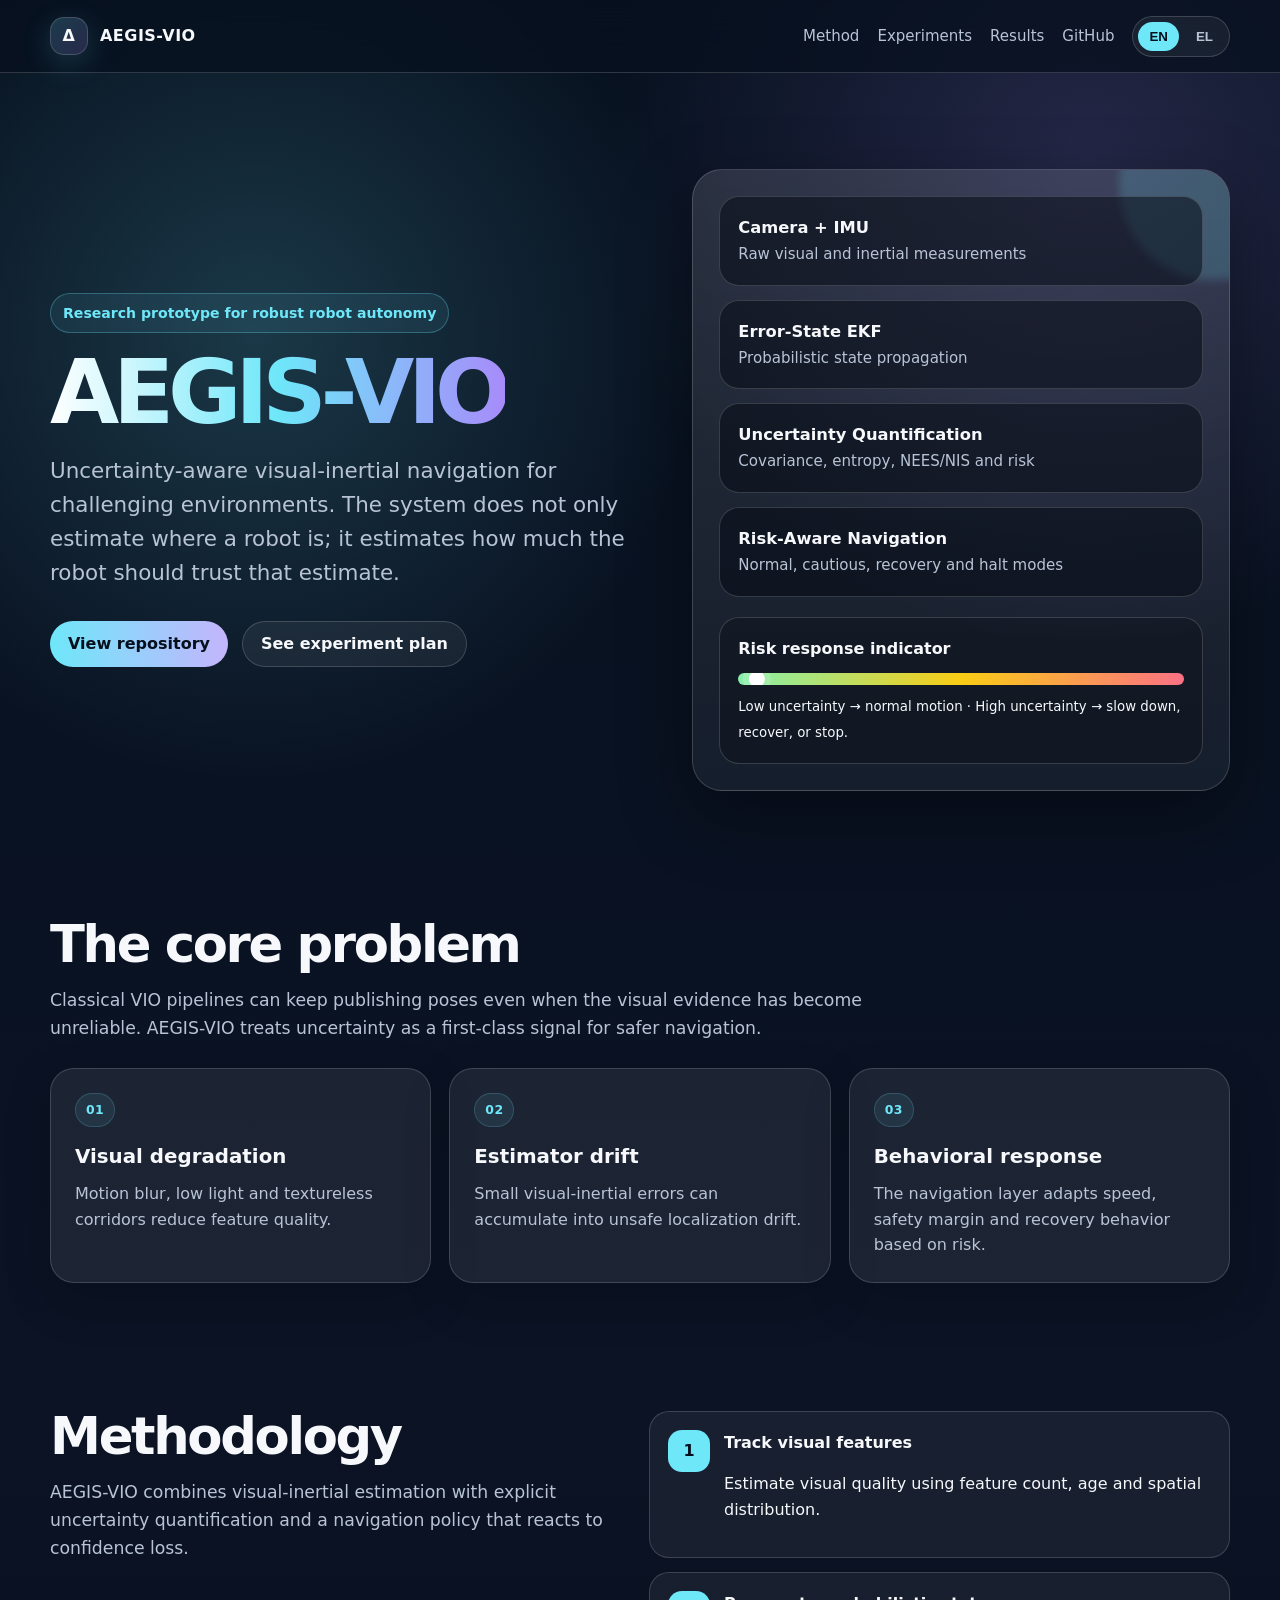
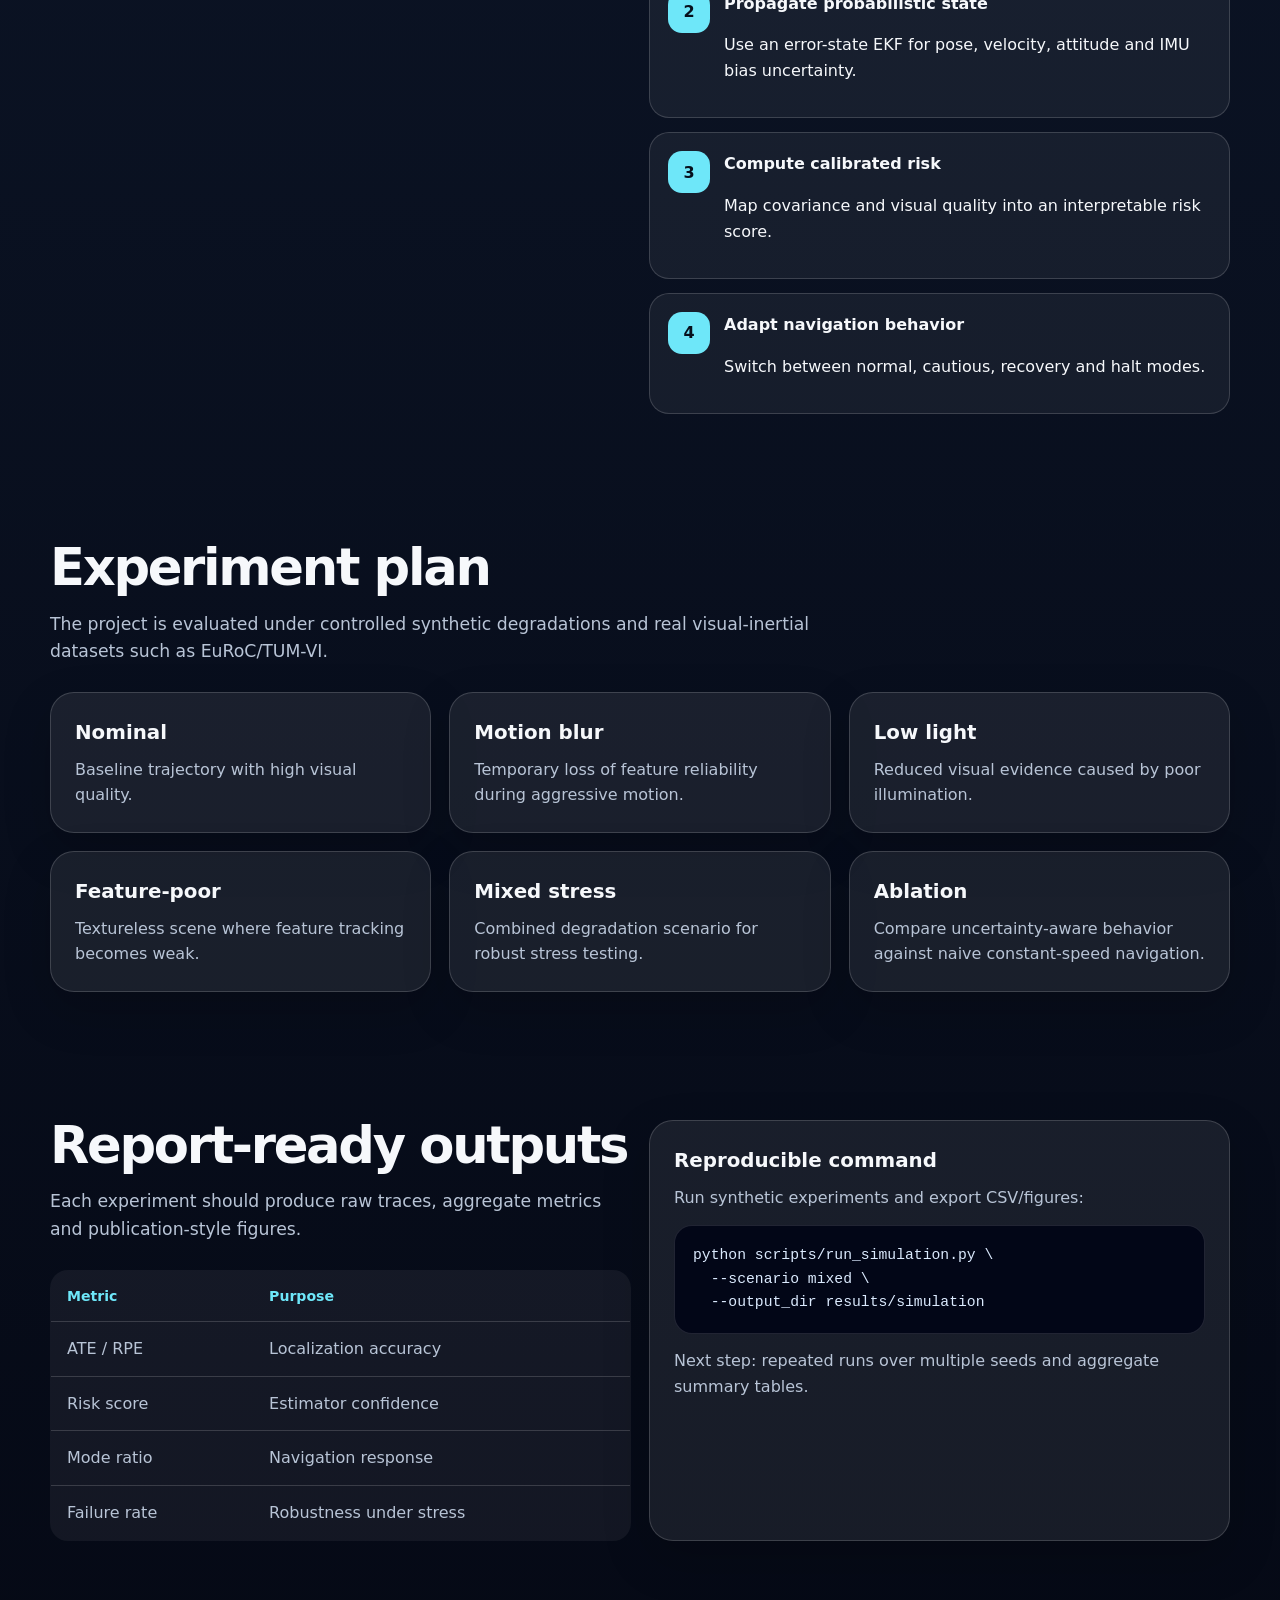
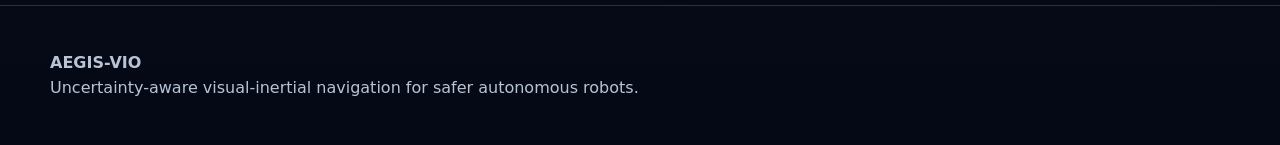
<file: index.html>
<!doctype html>
<html lang="en">
<head>
  <meta charset="utf-8" />
  <meta name="viewport" content="width=device-width, initial-scale=1" />
  <meta name="description" content="AEGIS-VIO: uncertainty-aware visual-inertial navigation for challenging environments." />
  <title>AEGIS-VIO | Uncertainty-Aware Visual-Inertial Navigation</title>
  <style>
    :root {
      --bg: #07111f;
      --panel: rgba(255, 255, 255, 0.075);
      --panel-strong: rgba(255, 255, 255, 0.12);
      --text: #f6f8fb;
      --muted: #b8c4d6;
      --accent: #6ee7f9;
      --accent-2: #a78bfa;
      --good: #86efac;
      --warn: #facc15;
      --danger: #fb7185;
      --line: rgba(255, 255, 255, 0.16);
      --shadow: 0 24px 70px rgba(0, 0, 0, 0.38);
      color-scheme: dark;
    }

    * { box-sizing: border-box; }

    body {
      margin: 0;
      font-family: Inter, ui-sans-serif, system-ui, -apple-system, BlinkMacSystemFont, "Segoe UI", sans-serif;
      color: var(--text);
      background:
        radial-gradient(circle at 20% 10%, rgba(110, 231, 249, 0.18), transparent 28rem),
        radial-gradient(circle at 85% 5%, rgba(167, 139, 250, 0.18), transparent 30rem),
        linear-gradient(180deg, #07111f 0%, #0b1324 42%, #050915 100%);
      line-height: 1.6;
    }

    a { color: inherit; text-decoration: none; }

    .shell {
      width: min(1180px, calc(100% - 40px));
      margin: 0 auto;
    }

    header {
      position: sticky;
      top: 0;
      z-index: 20;
      backdrop-filter: blur(18px);
      background: rgba(7, 17, 31, 0.76);
      border-bottom: 1px solid var(--line);
    }

    .nav {
      display: flex;
      align-items: center;
      justify-content: space-between;
      gap: 20px;
      min-height: 72px;
    }

    .brand {
      display: flex;
      align-items: center;
      gap: 12px;
      font-weight: 800;
      letter-spacing: 0.03em;
    }

    .mark {
      width: 38px;
      height: 38px;
      display: grid;
      place-items: center;
      border: 1px solid var(--line);
      border-radius: 14px;
      background: linear-gradient(135deg, rgba(110, 231, 249, 0.2), rgba(167, 139, 250, 0.2));
      box-shadow: 0 8px 30px rgba(110, 231, 249, 0.18);
    }

    .navlinks {
      display: flex;
      align-items: center;
      gap: 18px;
      color: var(--muted);
      font-size: 0.94rem;
    }

    .lang-switch {
      display: flex;
      align-items: center;
      gap: 6px;
      padding: 5px;
      border: 1px solid var(--line);
      border-radius: 999px;
      background: rgba(255, 255, 255, 0.06);
    }

    .lang-switch button {
      border: 0;
      cursor: pointer;
      color: var(--muted);
      background: transparent;
      border-radius: 999px;
      padding: 7px 11px;
      font-weight: 700;
    }

    .lang-switch button.active {
      color: #06101c;
      background: var(--accent);
    }

    .hero {
      padding: 96px 0 64px;
      display: grid;
      grid-template-columns: minmax(0, 1.05fr) minmax(320px, 0.95fr);
      gap: 48px;
      align-items: center;
    }

    .eyebrow {
      display: inline-flex;
      gap: 8px;
      align-items: center;
      padding: 8px 12px;
      color: var(--accent);
      border: 1px solid rgba(110, 231, 249, 0.28);
      border-radius: 999px;
      background: rgba(110, 231, 249, 0.08);
      font-weight: 750;
      font-size: 0.88rem;
    }

    h1 {
      margin: 20px 0 18px;
      font-size: clamp(3rem, 7vw, 6.7rem);
      line-height: 0.88;
      letter-spacing: -0.07em;
    }

    .gradient-text {
      background: linear-gradient(90deg, #fff, var(--accent), var(--accent-2));
      -webkit-background-clip: text;
      background-clip: text;
      color: transparent;
    }

    .lead {
      max-width: 680px;
      font-size: clamp(1.08rem, 2vw, 1.34rem);
      color: var(--muted);
    }

    .cta-row {
      display: flex;
      flex-wrap: wrap;
      gap: 14px;
      margin-top: 30px;
    }

    .button {
      display: inline-flex;
      align-items: center;
      justify-content: center;
      min-height: 46px;
      padding: 0 18px;
      border-radius: 999px;
      border: 1px solid var(--line);
      font-weight: 800;
    }

    .button.primary {
      color: #06101c;
      background: linear-gradient(90deg, var(--accent), #c4b5fd);
      border: none;
    }

    .button.secondary {
      color: var(--text);
      background: rgba(255, 255, 255, 0.06);
    }

    .hero-card {
      position: relative;
      padding: 26px;
      border: 1px solid var(--line);
      border-radius: 30px;
      background: linear-gradient(180deg, rgba(255,255,255,0.12), rgba(255,255,255,0.05));
      box-shadow: var(--shadow);
      overflow: hidden;
    }

    .hero-card::before {
      content: "";
      position: absolute;
      inset: -80px -80px auto auto;
      width: 190px;
      height: 190px;
      border-radius: 50%;
      background: rgba(110, 231, 249, 0.18);
      filter: blur(4px);
    }

    .pipeline {
      display: grid;
      gap: 14px;
      position: relative;
    }

    .node {
      padding: 18px;
      border: 1px solid var(--line);
      border-radius: 20px;
      background: rgba(4, 10, 20, 0.52);
    }

    .node strong { display: block; font-size: 1.02rem; }
    .node span { color: var(--muted); font-size: 0.94rem; }

    .risk-meter {
      margin-top: 20px;
      padding: 18px;
      border-radius: 20px;
      border: 1px solid var(--line);
      background: rgba(0, 0, 0, 0.22);
    }

    .meter-track {
      height: 12px;
      border-radius: 999px;
      overflow: hidden;
      background: linear-gradient(90deg, var(--good), var(--warn), var(--danger));
      margin: 12px 0 8px;
    }

    .meter-pin {
      width: 16px;
      height: 16px;
      border-radius: 50%;
      background: #fff;
      transform: translate(68%, -2px);
      box-shadow: 0 0 0 6px rgba(255,255,255,0.16);
    }

    section { padding: 64px 0; }

    .section-title {
      max-width: 820px;
      margin-bottom: 26px;
    }

    .section-title h2 {
      margin: 0 0 12px;
      font-size: clamp(2rem, 4vw, 3.2rem);
      letter-spacing: -0.045em;
      line-height: 1;
    }

    .section-title p { color: var(--muted); font-size: 1.08rem; }

    .grid-3 {
      display: grid;
      grid-template-columns: repeat(3, minmax(0, 1fr));
      gap: 18px;
    }

    .grid-2 {
      display: grid;
      grid-template-columns: repeat(2, minmax(0, 1fr));
      gap: 18px;
    }

    .card {
      padding: 24px;
      border: 1px solid var(--line);
      border-radius: 24px;
      background: var(--panel);
      box-shadow: 0 18px 48px rgba(0,0,0,0.18);
    }

    .card h3 { margin: 0 0 8px; font-size: 1.24rem; }
    .card p { margin: 0; color: var(--muted); }

    .tag {
      display: inline-flex;
      margin-bottom: 14px;
      padding: 6px 10px;
      border-radius: 999px;
      font-size: 0.78rem;
      font-weight: 850;
      letter-spacing: 0.03em;
      color: var(--accent);
      background: rgba(110, 231, 249, 0.09);
      border: 1px solid rgba(110, 231, 249, 0.18);
    }

    .timeline {
      display: grid;
      gap: 14px;
    }

    .step {
      display: grid;
      grid-template-columns: 42px 1fr;
      gap: 14px;
      padding: 18px;
      border: 1px solid var(--line);
      border-radius: 20px;
      background: rgba(255,255,255,0.055);
    }

    .num {
      width: 42px;
      height: 42px;
      display: grid;
      place-items: center;
      border-radius: 14px;
      color: #06101c;
      background: var(--accent);
      font-weight: 900;
    }

    .metric-table {
      width: 100%;
      border-collapse: collapse;
      overflow: hidden;
      border-radius: 18px;
      border: 1px solid var(--line);
      background: rgba(255,255,255,0.055);
    }

    .metric-table th,
    .metric-table td {
      padding: 14px 16px;
      text-align: left;
      border-bottom: 1px solid var(--line);
    }

    .metric-table th { color: var(--accent); font-size: 0.88rem; }
    .metric-table td { color: var(--muted); }
    .metric-table tr:last-child td { border-bottom: 0; }

    .code {
      padding: 18px;
      border-radius: 18px;
      background: #020617;
      border: 1px solid rgba(255,255,255,0.12);
      color: #dbeafe;
      overflow-x: auto;
      font-family: "SFMono-Regular", Consolas, "Liberation Mono", monospace;
      font-size: 0.92rem;
    }

    footer {
      padding: 44px 0;
      border-top: 1px solid var(--line);
      color: var(--muted);
    }

    [data-lang="el"] .en,
    [data-lang="en"] .el { display: none; }

    @media (max-width: 900px) {
      .hero, .grid-2, .grid-3 { grid-template-columns: 1fr; }
      .navlinks a { display: none; }
      .hero { padding-top: 64px; }
    }
  </style>
</head>
<body data-lang="en">
  <header>
    <div class="shell nav">
      <a class="brand" href="#top" aria-label="AEGIS-VIO home">
        <span class="mark">Δ</span>
        <span>AEGIS-VIO</span>
      </a>
      <nav class="navlinks" aria-label="Primary navigation">
        <a href="#method"><span class="en">Method</span><span class="el">Μέθοδος</span></a>
        <a href="#experiments"><span class="en">Experiments</span><span class="el">Πειράματα</span></a>
        <a href="#results"><span class="en">Results</span><span class="el">Αποτελέσματα</span></a>
        <a href="https://github.com/PanagiotaGr/aegis-vio">GitHub</a>
        <div class="lang-switch" aria-label="Language selector">
          <button type="button" id="btn-en" class="active" onclick="setLanguage('en')">EN</button>
          <button type="button" id="btn-el" onclick="setLanguage('el')">EL</button>
        </div>
      </nav>
    </div>
  </header>

  <main id="top">
    <div class="shell hero">
      <div>
        <span class="eyebrow"><span class="en">Research prototype for robust robot autonomy</span><span class="el">Ερευνητικό πρωτότυπο για αξιόπιστη ρομποτική αυτονομία</span></span>
        <h1><span class="gradient-text">AEGIS-VIO</span></h1>
        <p class="lead en">Uncertainty-aware visual-inertial navigation for challenging environments. The system does not only estimate where a robot is; it estimates how much the robot should trust that estimate.</p>
        <p class="lead el">Σύστημα οπτικο-αδρανειακής πλοήγησης με επίγνωση αβεβαιότητας για απαιτητικά περιβάλλοντα. Δεν εκτιμά μόνο τη θέση του ρομπότ· εκτιμά και πόσο αξιόπιστη είναι αυτή η εκτίμηση.</p>
        <div class="cta-row">
          <a class="button primary" href="https://github.com/PanagiotaGr/aegis-vio"><span class="en">View repository</span><span class="el">Άνοιγμα repository</span></a>
          <a class="button secondary" href="#experiments"><span class="en">See experiment plan</span><span class="el">Πλάνο πειραμάτων</span></a>
        </div>
      </div>

      <aside class="hero-card" aria-label="AEGIS-VIO pipeline">
        <div class="pipeline">
          <div class="node"><strong>Camera + IMU</strong><span class="en">Raw visual and inertial measurements</span><span class="el">Πρωτογενείς οπτικές και αδρανειακές μετρήσεις</span></div>
          <div class="node"><strong>Error-State EKF</strong><span class="en">Probabilistic state propagation</span><span class="el">Πιθανοτική διάδοση κατάστασης</span></div>
          <div class="node"><strong>Uncertainty Quantification</strong><span class="en">Covariance, entropy, NEES/NIS and risk</span><span class="el">Συνδιακύμανση, εντροπία, NEES/NIS και ρίσκο</span></div>
          <div class="node"><strong>Risk-Aware Navigation</strong><span class="en">Normal, cautious, recovery and halt modes</span><span class="el">Λειτουργίες normal, cautious, recovery και halt</span></div>
        </div>
        <div class="risk-meter">
          <strong><span class="en">Risk response indicator</span><span class="el">Ένδειξη απόκρισης ρίσκου</span></strong>
          <div class="meter-track"><div class="meter-pin"></div></div>
          <small class="en">Low uncertainty → normal motion · High uncertainty → slow down, recover, or stop.</small>
          <small class="el">Χαμηλή αβεβαιότητα → κανονική κίνηση · Υψηλή αβεβαιότητα → επιβράδυνση, ανάκαμψη ή στάση.</small>
        </div>
      </aside>
    </div>

    <section id="problem">
      <div class="shell">
        <div class="section-title">
          <h2><span class="en">The core problem</span><span class="el">Το βασικό πρόβλημα</span></h2>
          <p class="en">Classical VIO pipelines can keep publishing poses even when the visual evidence has become unreliable. AEGIS-VIO treats uncertainty as a first-class signal for safer navigation.</p>
          <p class="el">Τα κλασικά VIO συστήματα μπορεί να συνεχίζουν να δίνουν θέσεις ακόμη και όταν η οπτική πληροφορία έχει γίνει αναξιόπιστη. Το AEGIS-VIO χρησιμοποιεί την αβεβαιότητα ως βασικό σήμα για ασφαλέστερη πλοήγηση.</p>
        </div>
        <div class="grid-3">
          <article class="card"><span class="tag">01</span><h3><span class="en">Visual degradation</span><span class="el">Οπτική υποβάθμιση</span></h3><p class="en">Motion blur, low light and textureless corridors reduce feature quality.</p><p class="el">Θόλωση κίνησης, χαμηλός φωτισμός και φτωχή υφή μειώνουν την ποιότητα των χαρακτηριστικών.</p></article>
          <article class="card"><span class="tag">02</span><h3><span class="en">Estimator drift</span><span class="el">Συσσώρευση σφάλματος</span></h3><p class="en">Small visual-inertial errors can accumulate into unsafe localization drift.</p><p class="el">Μικρά οπτικο-αδρανειακά σφάλματα μπορούν να οδηγήσουν σε επικίνδυνη απόκλιση θέσης.</p></article>
          <article class="card"><span class="tag">03</span><h3><span class="en">Behavioral response</span><span class="el">Απόκριση συμπεριφοράς</span></h3><p class="en">The navigation layer adapts speed, safety margin and recovery behavior based on risk.</p><p class="el">Το επίπεδο πλοήγησης προσαρμόζει ταχύτητα, περιθώριο ασφαλείας και ανάκαμψη με βάση το ρίσκο.</p></article>
        </div>
      </div>
    </section>

    <section id="method">
      <div class="shell grid-2">
        <div class="section-title">
          <h2><span class="en">Methodology</span><span class="el">Μεθοδολογία</span></h2>
          <p class="en">AEGIS-VIO combines visual-inertial estimation with explicit uncertainty quantification and a navigation policy that reacts to confidence loss.</p>
          <p class="el">Το AEGIS-VIO συνδυάζει οπτικο-αδρανειακή εκτίμηση με ρητή ποσοτικοποίηση αβεβαιότητας και πολιτική πλοήγησης που αντιδρά όταν μειώνεται η αξιοπιστία.</p>
        </div>
        <div class="timeline">
          <div class="step"><div class="num">1</div><div><strong class="en">Track visual features</strong><strong class="el">Παρακολούθηση οπτικών χαρακτηριστικών</strong><p class="en">Estimate visual quality using feature count, age and spatial distribution.</p><p class="el">Εκτίμηση οπτικής ποιότητας από πλήθος χαρακτηριστικών, ηλικία και χωρική κατανομή.</p></div></div>
          <div class="step"><div class="num">2</div><div><strong class="en">Propagate probabilistic state</strong><strong class="el">Πιθανοτική διάδοση κατάστασης</strong><p class="en">Use an error-state EKF for pose, velocity, attitude and IMU bias uncertainty.</p><p class="el">Χρήση error-state EKF για θέση, ταχύτητα, προσανατολισμό και αβεβαιότητα bias IMU.</p></div></div>
          <div class="step"><div class="num">3</div><div><strong class="en">Compute calibrated risk</strong><strong class="el">Υπολογισμός βαθμού ρίσκου</strong><p class="en">Map covariance and visual quality into an interpretable risk score.</p><p class="el">Μετατροπή συνδιακύμανσης και οπτικής ποιότητας σε ερμηνεύσιμο δείκτη ρίσκου.</p></div></div>
          <div class="step"><div class="num">4</div><div><strong class="en">Adapt navigation behavior</strong><strong class="el">Προσαρμογή πλοήγησης</strong><p class="en">Switch between normal, cautious, recovery and halt modes.</p><p class="el">Εναλλαγή μεταξύ normal, cautious, recovery και halt λειτουργιών.</p></div></div>
        </div>
      </div>
    </section>

    <section id="experiments">
      <div class="shell">
        <div class="section-title">
          <h2><span class="en">Experiment plan</span><span class="el">Πλάνο πειραμάτων</span></h2>
          <p class="en">The project is evaluated under controlled synthetic degradations and real visual-inertial datasets such as EuRoC/TUM-VI.</p>
          <p class="el">Το έργο αξιολογείται με ελεγχόμενες συνθετικές υποβαθμίσεις και πραγματικά visual-inertial datasets όπως EuRoC/TUM-VI.</p>
        </div>
        <div class="grid-3">
          <article class="card"><h3>Nominal</h3><p class="en">Baseline trajectory with high visual quality.</p><p class="el">Βασική τροχιά με υψηλή οπτική ποιότητα.</p></article>
          <article class="card"><h3>Motion blur</h3><p class="en">Temporary loss of feature reliability during aggressive motion.</p><p class="el">Προσωρινή απώλεια αξιοπιστίας χαρακτηριστικών σε έντονη κίνηση.</p></article>
          <article class="card"><h3>Low light</h3><p class="en">Reduced visual evidence caused by poor illumination.</p><p class="el">Μειωμένη οπτική πληροφορία λόγω χαμηλού φωτισμού.</p></article>
          <article class="card"><h3>Feature-poor</h3><p class="en">Textureless scene where feature tracking becomes weak.</p><p class="el">Σκηνή με λίγη υφή όπου η παρακολούθηση χαρακτηριστικών εξασθενεί.</p></article>
          <article class="card"><h3>Mixed stress</h3><p class="en">Combined degradation scenario for robust stress testing.</p><p class="el">Συνδυαστικό σενάριο υποβάθμισης για αυστηρό έλεγχο ανθεκτικότητας.</p></article>
          <article class="card"><h3>Ablation</h3><p class="en">Compare uncertainty-aware behavior against naive constant-speed navigation.</p><p class="el">Σύγκριση πλοήγησης με επίγνωση αβεβαιότητας έναντι απλής σταθερής ταχύτητας.</p></article>
        </div>
      </div>
    </section>

    <section id="results">
      <div class="shell grid-2">
        <div>
          <div class="section-title">
            <h2><span class="en">Report-ready outputs</span><span class="el">Έτοιμα outputs για παρουσίαση</span></h2>
            <p class="en">Each experiment should produce raw traces, aggregate metrics and publication-style figures.</p>
            <p class="el">Κάθε πείραμα πρέπει να παράγει raw traces, συγκεντρωτικά metrics και γραφήματα κατάλληλα για αναφορά ή παρουσίαση.</p>
          </div>
          <table class="metric-table">
            <thead><tr><th>Metric</th><th class="en">Purpose</th><th class="el">Σκοπός</th></tr></thead>
            <tbody>
              <tr><td>ATE / RPE</td><td class="en">Localization accuracy</td><td class="el">Ακρίβεια εντοπισμού</td></tr>
              <tr><td>Risk score</td><td class="en">Estimator confidence</td><td class="el">Αξιοπιστία εκτιμητή</td></tr>
              <tr><td>Mode ratio</td><td class="en">Navigation response</td><td class="el">Απόκριση πλοήγησης</td></tr>
              <tr><td>Failure rate</td><td class="en">Robustness under stress</td><td class="el">Ανθεκτικότητα σε δύσκολες συνθήκες</td></tr>
            </tbody>
          </table>
        </div>
        <div class="card">
          <h3><span class="en">Reproducible command</span><span class="el">Αναπαραγώγιμη εκτέλεση</span></h3>
          <p class="en">Run synthetic experiments and export CSV/figures:</p>
          <p class="el">Εκτέλεση συνθετικών πειραμάτων και εξαγωγή CSV/γραφημάτων:</p>
          <pre class="code">python scripts/run_simulation.py \
  --scenario mixed \
  --output_dir results/simulation</pre>
          <p class="en">Next step: repeated runs over multiple seeds and aggregate summary tables.</p>
          <p class="el">Επόμενο βήμα: επαναλήψεις με πολλαπλά seeds και συγκεντρωτικοί πίνακες αποτελεσμάτων.</p>
        </div>
      </div>
    </section>
  </main>

  <footer>
    <div class="shell">
      <strong>AEGIS-VIO</strong><br />
      <span class="en">Uncertainty-aware visual-inertial navigation for safer autonomous robots.</span>
      <span class="el">Οπτικο-αδρανειακή πλοήγηση με επίγνωση αβεβαιότητας για ασφαλέστερα αυτόνομα ρομπότ.</span>
    </div>
  </footer>

  <script>
    function setLanguage(lang) {
      document.body.dataset.lang = lang;
      document.documentElement.lang = lang;
      document.getElementById('btn-en').classList.toggle('active', lang === 'en');
      document.getElementById('btn-el').classList.toggle('active', lang === 'el');
      try { localStorage.setItem('aegis-vio-lang', lang); } catch (e) {}
    }

    try {
      const saved = localStorage.getItem('aegis-vio-lang');
      if (saved === 'el' || saved === 'en') setLanguage(saved);
    } catch (e) {}
  </script>
</body>
</html>
</file>
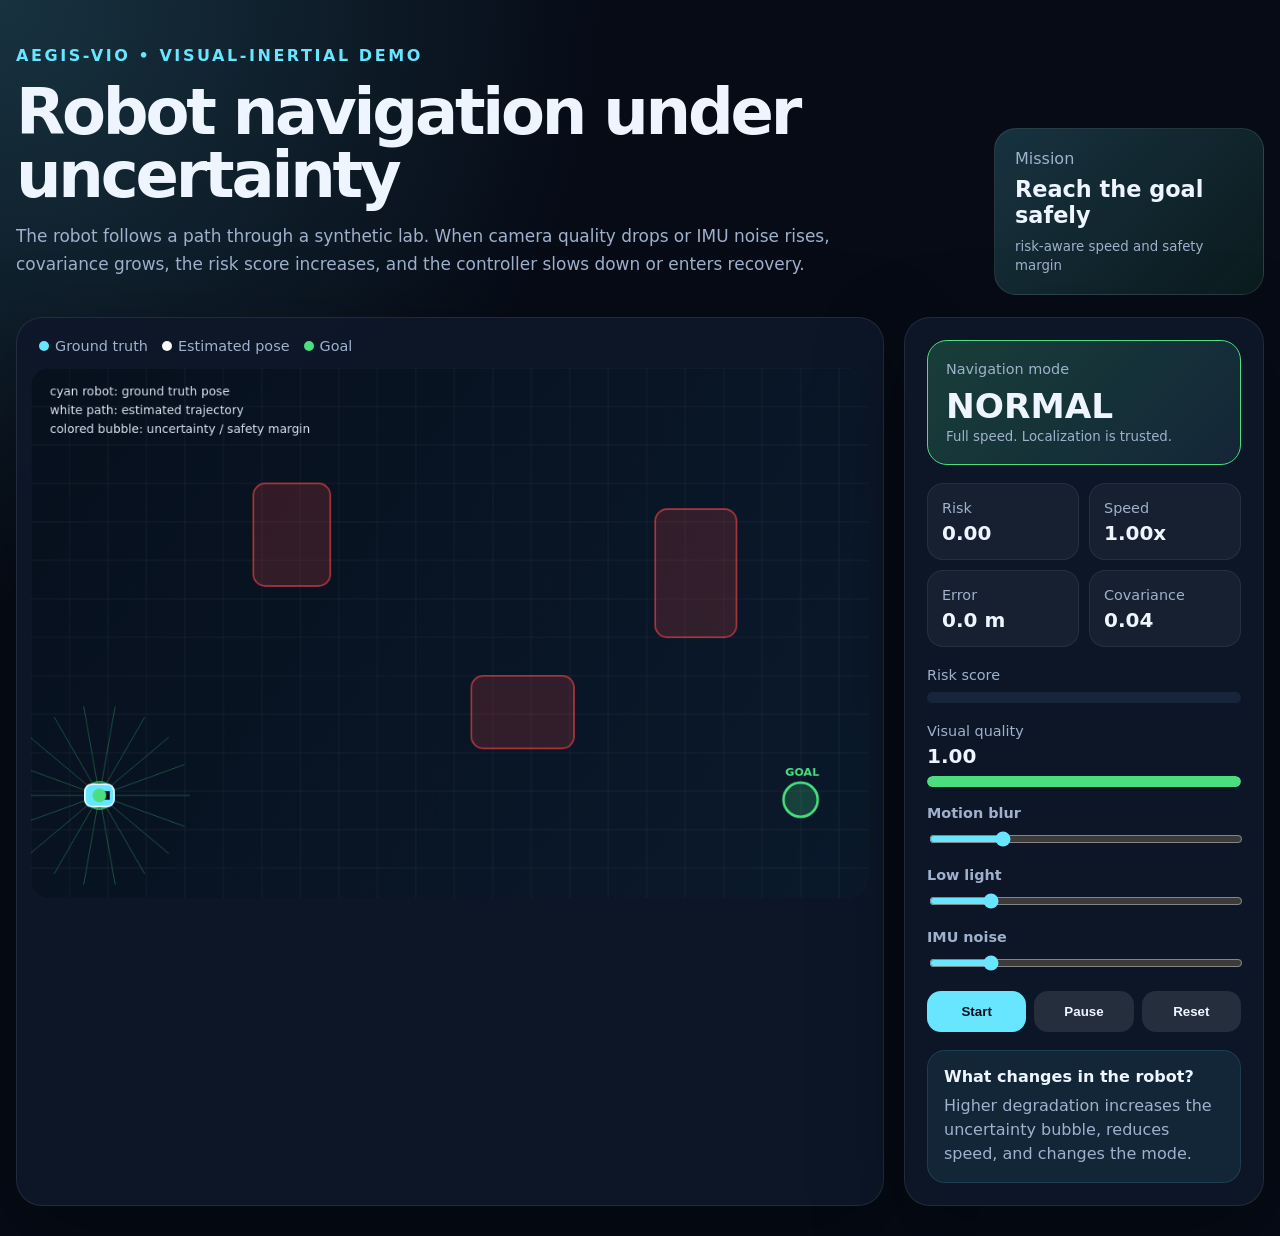
<file: web/simulation.html>
<!doctype html>
<html lang="en">
<head>
  <meta charset="utf-8" />
  <meta name="viewport" content="width=device-width, initial-scale=1" />
  <title>AEGIS-VIO Robot Simulation</title>
  <link rel="stylesheet" href="styles.css" />
</head>
<body>
  <main class="app">
    <section class="hero">
      <div>
        <p class="eyebrow">AEGIS-VIO • Visual-Inertial Demo</p>
        <h1>Robot navigation under uncertainty</h1>
        <p>
          The robot follows a path through a synthetic lab. When camera quality drops or IMU noise rises,
          covariance grows, the risk score increases, and the controller slows down or enters recovery.
        </p>
      </div>
      <div class="hero-card">
        <span>Mission</span>
        <strong>Reach the goal safely</strong>
        <small>risk-aware speed and safety margin</small>
      </div>
    </section>

    <section class="layout">
      <article class="panel canvas-panel">
        <div class="canvas-toolbar">
          <span class="dot normal"></span> Ground truth
          <span class="dot estimate"></span> Estimated pose
          <span class="dot goal"></span> Goal
        </div>
        <canvas id="simCanvas" width="980" height="620" aria-label="2D robot simulation"></canvas>
      </article>

      <aside class="panel controls">
        <div class="mode-card" id="modeCard">
          <span class="label">Navigation mode</span>
          <strong id="modeText">NORMAL</strong>
          <small id="modeHint">Full speed. Localization is trusted.</small>
        </div>

        <div class="telemetry-grid">
          <div class="telemetry"><span>Risk</span><strong id="riskValue">0.00</strong></div>
          <div class="telemetry"><span>Speed</span><strong id="speedValue">1.00x</strong></div>
          <div class="telemetry"><span>Error</span><strong id="errorValue">0.0 m</strong></div>
          <div class="telemetry"><span>Covariance</span><strong id="covValue">0.04</strong></div>
        </div>

        <div class="metric">
          <span>Risk score</span>
          <div class="bar"><div id="riskBar"></div></div>
        </div>

        <div class="metric">
          <span>Visual quality</span>
          <strong id="qualityValue">1.00</strong>
          <div class="bar"><div id="qualityBar"></div></div>
        </div>

        <label>Motion blur<input id="blurSlider" type="range" min="0" max="1" step="0.01" value="0.22" /></label>
        <label>Low light<input id="lightSlider" type="range" min="0" max="1" step="0.01" value="0.18" /></label>
        <label>IMU noise<input id="imuSlider" type="range" min="0" max="1" step="0.01" value="0.18" /></label>

        <div class="buttons">
          <button id="startBtn">Start</button>
          <button id="pauseBtn" class="secondary">Pause</button>
          <button id="resetBtn" class="secondary">Reset</button>
        </div>

        <div class="explain">
          <strong>What changes in the robot?</strong>
          <p>Higher degradation increases the uncertainty bubble, reduces speed, and changes the mode.</p>
        </div>
      </aside>
    </section>
  </main>

  <script src="simulation.js"></script>
</body>
</html>
</file>
<file: web/styles.css>
:root {
  color-scheme: dark;
  --bg: #060b16;
  --panel: rgba(14, 24, 42, 0.9);
  --panel-soft: #17243a;
  --text: #eef5ff;
  --muted: #9fb1cc;
  --accent: #69e6ff;
  --normal: #4ade80;
  --cautious: #facc15;
  --recovery: #fb923c;
  --halt: #ef4444;
}

* { box-sizing: border-box; }

body {
  margin: 0;
  min-height: 100vh;
  font-family: Inter, ui-sans-serif, system-ui, -apple-system, BlinkMacSystemFont, "Segoe UI", sans-serif;
  background: radial-gradient(circle at top left, rgba(105, 230, 255, 0.18), transparent 34%), var(--bg);
  color: var(--text);
}

.app { width: min(1280px, calc(100% - 32px)); margin: 0 auto; padding: 30px 0; }
.hero { display: grid; grid-template-columns: minmax(0, 1fr) 270px; gap: 20px; align-items: end; margin-bottom: 22px; }
.eyebrow { color: var(--accent); font-weight: 900; letter-spacing: 0.16em; text-transform: uppercase; }
h1 { margin: 0 0 12px; font-size: clamp(2.2rem, 5vw, 4.6rem); line-height: 0.98; letter-spacing: -0.05em; }
.hero p:last-child { max-width: 820px; color: var(--muted); font-size: 1.06rem; line-height: 1.6; }
.hero-card { padding: 20px; border-radius: 22px; background: linear-gradient(135deg, rgba(105, 230, 255, 0.18), rgba(74, 222, 128, 0.08)); border: 1px solid rgba(255, 255, 255, 0.1); }
.hero-card span, .hero-card small { color: var(--muted); }
.hero-card strong { display: block; margin: 8px 0; font-size: 1.4rem; }
.layout { display: grid; grid-template-columns: minmax(0, 1fr) 360px; gap: 20px; }
.panel { border: 1px solid rgba(255, 255, 255, 0.09); border-radius: 26px; background: var(--panel); box-shadow: 0 30px 90px rgba(0, 0, 0, 0.35); }
.canvas-panel { padding: 14px; }
.canvas-toolbar { display: flex; flex-wrap: wrap; gap: 14px; align-items: center; padding: 6px 8px 14px; color: var(--muted); font-size: 0.9rem; }
.dot { width: 10px; height: 10px; display: inline-block; border-radius: 999px; margin-right: -8px; }
.dot.normal { background: var(--accent); }
.dot.estimate { background: #f8fafc; }
.dot.goal { background: var(--normal); }
canvas { display: block; width: 100%; height: auto; border-radius: 20px; background: #07101d; }
.controls { padding: 22px; display: flex; flex-direction: column; gap: 18px; }
.mode-card { padding: 18px; border-radius: 20px; background: linear-gradient(135deg, rgba(74, 222, 128, 0.18), rgba(105, 230, 255, 0.08)); border: 1px solid rgba(255, 255, 255, 0.08); }
.label, .metric span, label, .telemetry span { color: var(--muted); font-size: 0.9rem; }
.mode-card strong { display: block; margin-top: 8px; font-size: 2.15rem; }
.mode-card small { color: var(--muted); line-height: 1.45; }
.telemetry-grid { display: grid; grid-template-columns: repeat(2, 1fr); gap: 10px; }
.telemetry { padding: 14px; border-radius: 16px; background: rgba(255, 255, 255, 0.045); border: 1px solid rgba(255, 255, 255, 0.07); }
.telemetry strong, .metric strong { display: block; margin-top: 4px; font-size: 1.25rem; }
.bar { height: 11px; overflow: hidden; border-radius: 999px; background: var(--panel-soft); margin-top: 8px; }
.bar > div { height: 100%; width: 0%; border-radius: inherit; background: var(--accent); transition: width 120ms linear, background 120ms linear; }
label { display: grid; gap: 8px; font-weight: 800; }
input[type="range"] { width: 100%; accent-color: var(--accent); }
.buttons { display: grid; grid-template-columns: repeat(3, 1fr); gap: 8px; }
button { cursor: pointer; border: 0; border-radius: 14px; padding: 13px 10px; color: #06101d; background: var(--accent); font-weight: 900; }
button.secondary { color: var(--text); background: rgba(255, 255, 255, 0.1); }
button:hover { filter: brightness(1.1); }
.explain { padding: 16px; border-radius: 18px; background: rgba(105, 230, 255, 0.08); border: 1px solid rgba(105, 230, 255, 0.12); }
.explain p { margin: 8px 0 0; color: var(--muted); line-height: 1.5; }
@media (max-width: 980px) { .layout, .hero { grid-template-columns: 1fr; } }
</file>
